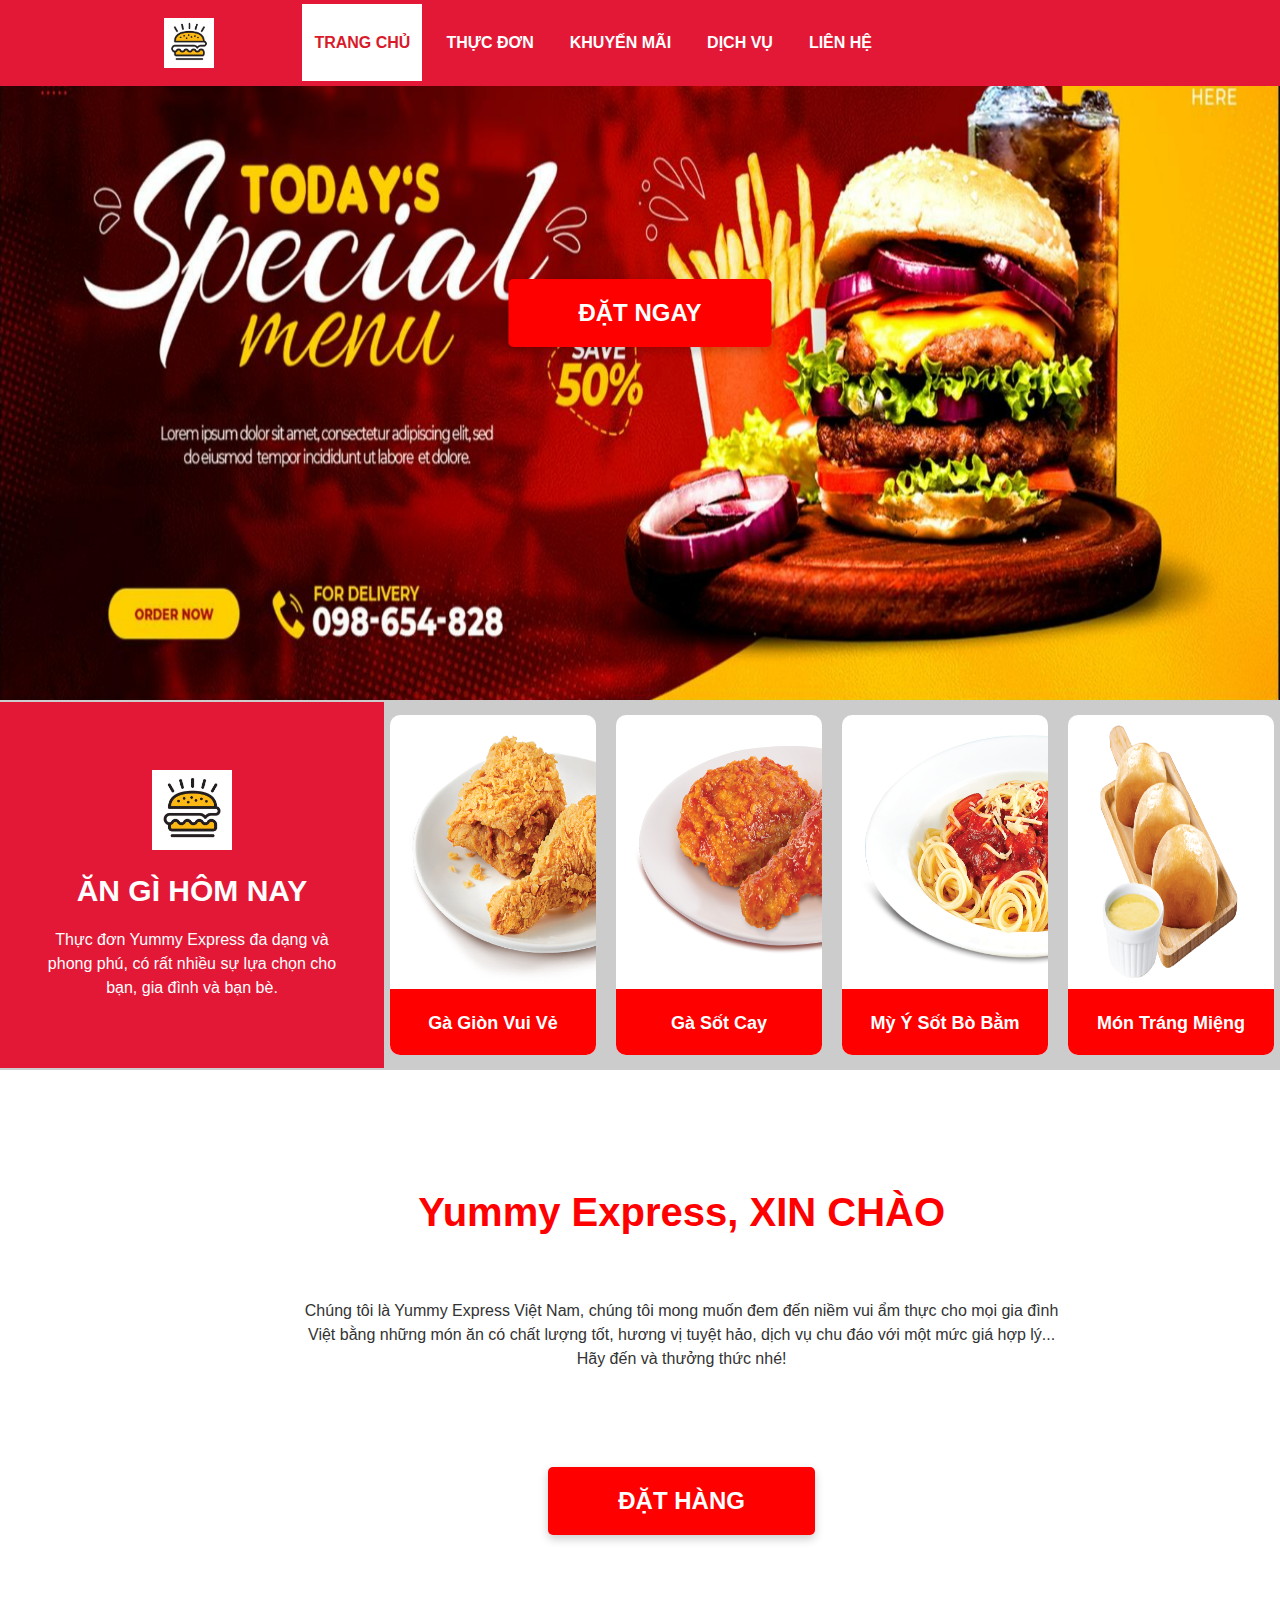
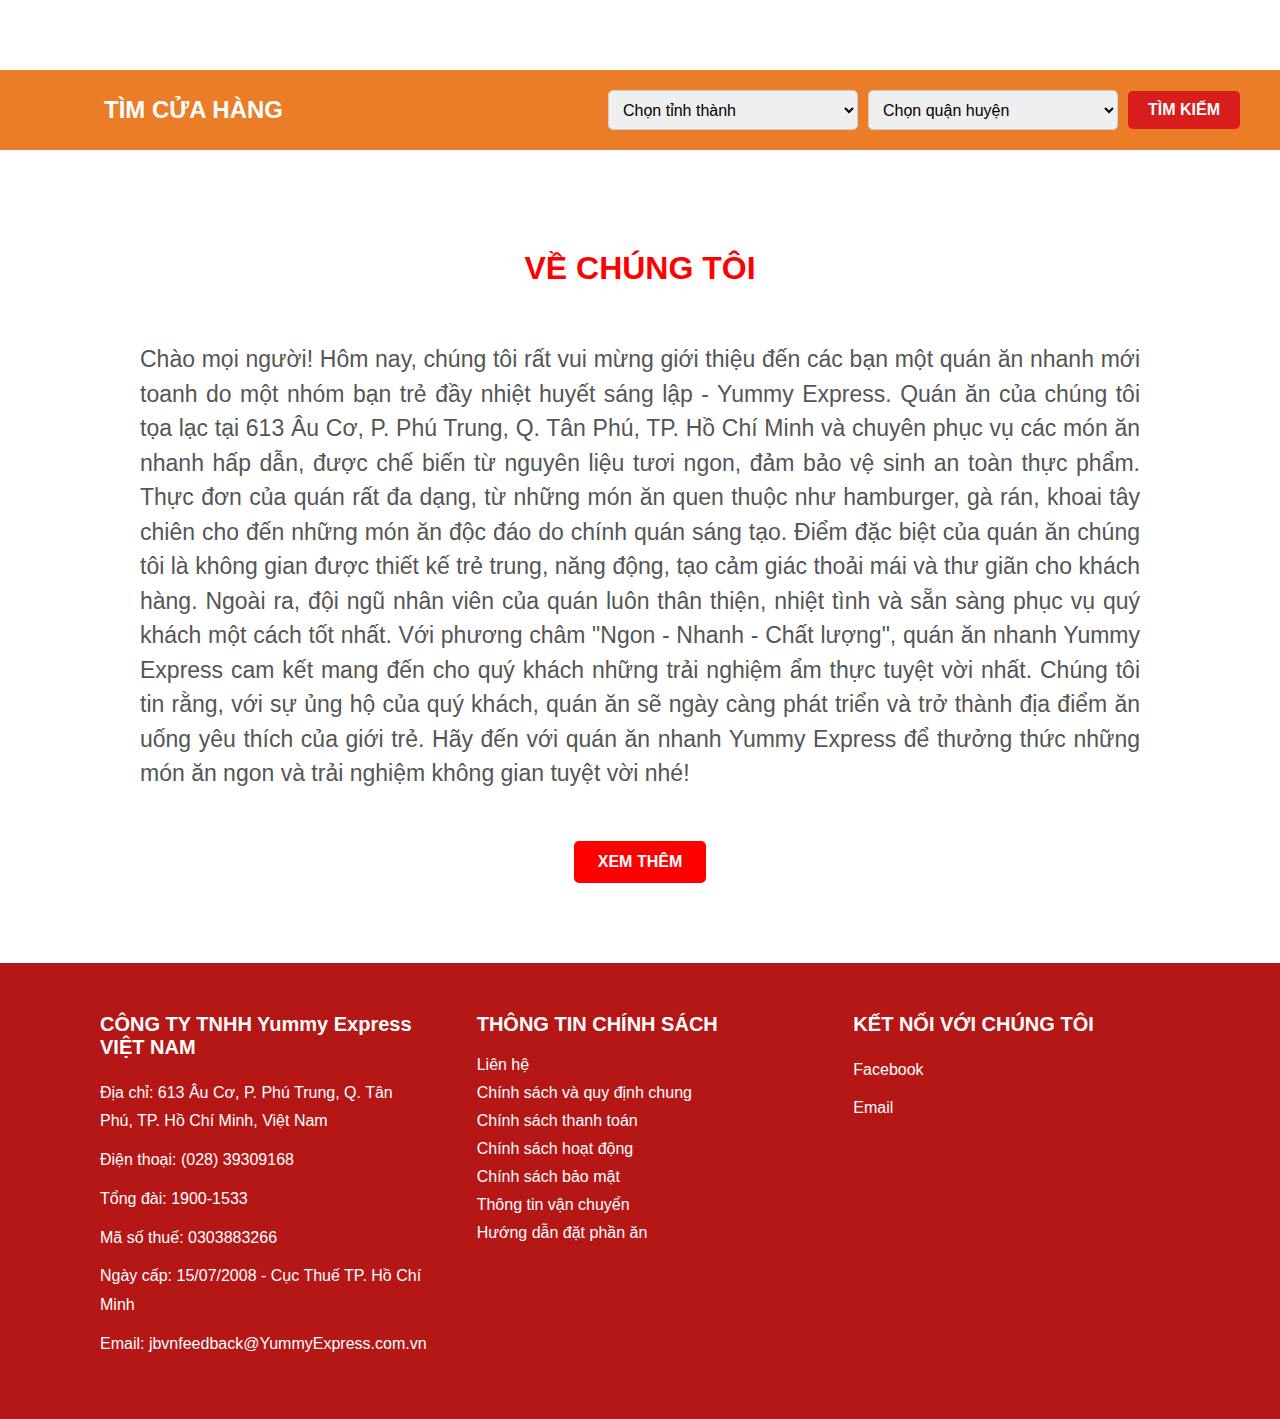
<file: index.html>
<!DOCTYPE html>
<html lang="en">
<head>
    <meta charset="UTF-8">
    <meta name="viewport" content="width=device-width, initial-scale=1.0">
    <title>Web Thức Ăn Nhanh</title>
    <link rel="stylesheet" href="../asset/css/header.css">
    <link rel="stylesheet" href="../asset/css/slider.css">
    <link rel="stylesheet" href="../asset/css/menu.css">
    <link rel="stylesheet" href="../asset/css/content.css">
    <link rel="stylesheet" href="../asset/css/footer.css">
</head>
<body>
    <!-- Header -->
    <div class="header_selections">
        <div class="header_container">
            <img src="../asset/img/logoFastFood.jpg" alt="">
            <ul>
                <li><a href="../index.html" class="active">Trang Chủ</a></li>
                <li><a href="../thucdon.html" class="">THỰC ĐƠN</a></li>
                <li><a href="../khuyenmai.html" class="">Khuyến Mãi</a></li>
                <li><a href="../dichvu.html" class="">Dịch Vụ</a></li>
                <li><a href="../lienhe.html" class="">Liên Hệ</a></li>
            </ul>
        </div>
    </div>

    <!-- Banner Slider -->
    <div class="slider_selections">
        <div class="slider_container">
            <div class="slide active">
                <img src="../asset/img/bannerFastFood1.jpg" alt="">
                <div class="slide-content">
                    <button class="order-btn">ĐẶT NGAY</button>
                </div>
            </div>

            <div class="slide">
                <img src="../asset/img/bannerFastFood2.jpg" alt="">
                <div class="slide-content">
                    <button class="order-btn">ĐẶT NGAY</button>
                </div>
            </div>

            <div class="slide">
                <img src="../asset/img/bannerFastFood3.jpg" alt="">
                <div class="slide-content">
                    <button class="order-btn">ĐẶT NGAY</button>
                </div>
            </div>
        </div>
    </div>

    <!-- Menu -->
    <div class="menu-container">
        <div class="menu-intro">
            <img src="../asset/img/logoFastFood.jpg" class="logo">
            <h2>ĂN GÌ HÔM NAY</h2>
            <p>Thực đơn Yummy Express đa dạng và phong phú, có rất nhiều sự lựa chọn cho bạn, gia đình và bạn bè.</p>
        </div>

        <div class="menu-list">
            <div class="menu-item">
                <img src="../asset/img/menu1.png" alt="Gà Giòn Vui Vẻ">
                <div class="menu-info">Gà Giòn Vui Vẻ</div>
            </div>

            <div class="menu-item">
                <img src="../asset/img/menu2.png" alt="Gà Sốt Cay">
                <div class="menu-info">Gà Sốt Cay</div>
            </div>

            <div class="menu-item">
                <img src="../asset/img/menu3.png" alt="Mỳ Ý Sốt Bò Bằm">
                <div class="menu-info">Mỳ Ý Sốt Bò Bằm</div>
            </div>

            <div class="menu-item">
                <img src="../asset/img/menu4.png" alt="Món Tráng Miệng">
                <div class="menu-info">Món Tráng Miệng</div>
            </div>
        </div>
    </div>


    <div class="content-container">
        <div class="content_info">
            <h2>Yummy Express, XIN CHÀO</h2>
            <p>Chúng tôi là Yummy Express Việt Nam, 
            chúng tôi mong muốn đem đến niềm vui ẩm thực cho mọi gia đình Việt bằng 
            những món ăn có chất lượng tốt, hương vị tuyệt hảo, dịch vụ chu đáo với 
            một mức giá hợp lý... Hãy đến và thưởng thức nhé!</p>
            <button class="order-btn">ĐẶT HÀNG</button>
    </div>

    <div class="store-search-container">
        <h2>TÌM CỬA HÀNG</h2>
        <div class="search-form">
            <select class="select-box">
                <option selected disabled>Chọn tỉnh thành</option>
                <option>Hồ Chí Minh</option>
                <option>Hà Nội</option>
                <option>Đà Nẵng</option>
            </select>

            <select class="select-box">
                <option selected disabled>Chọn quận huyện</option>
                <option>Quận 1</option>
                <option>Quận 3</option>
                <option>Quận 7</option>
            </select>

            <button class="search-btn">TÌM KIẾM</button>
        </div>
    </div>


    <section class="news-section">
        <h2 class="news-title">VỀ CHÚNG TÔI</h2>

        <div class="news-container">

            <div class="news-item">
                <p>Chào mọi người! Hôm nay, chúng tôi rất vui mừng giới thiệu đến các bạn một quán ăn nhanh mới toanh do một nhóm bạn trẻ đầy nhiệt huyết sáng lập - Yummy Express.

                    Quán ăn của chúng tôi tọa lạc tại 613 Âu Cơ, P. Phú Trung, Q. Tân Phú, TP. Hồ Chí Minh và chuyên phục vụ các món ăn nhanh hấp dẫn, được chế biến từ nguyên liệu tươi ngon, đảm bảo vệ sinh an toàn thực phẩm. Thực đơn của quán rất đa dạng, từ những món ăn quen thuộc như hamburger, gà rán, khoai tây chiên cho đến những món ăn độc đáo do chính quán sáng tạo.
                    
                    Điểm đặc biệt của quán ăn chúng tôi là không gian được thiết kế trẻ trung, năng động, tạo cảm giác thoải mái và thư giãn cho khách hàng. Ngoài ra, đội ngũ nhân viên của quán luôn thân thiện, nhiệt tình và sẵn sàng phục vụ quý khách một cách tốt nhất.
                    
                    Với phương châm "Ngon - Nhanh - Chất lượng", quán ăn nhanh Yummy Express cam kết mang đến cho quý khách những trải nghiệm ẩm thực tuyệt vời nhất. Chúng tôi tin rằng, với sự ủng hộ của quý khách, quán ăn sẽ ngày càng phát triển và trở thành địa điểm ăn uống yêu thích của giới trẻ.
                    
                    Hãy đến với quán ăn nhanh Yummy Express để thưởng thức những món ăn ngon và trải nghiệm không gian tuyệt vời nhé!</p>
            </div>
        </div>

        <button class="load-more">XEM THÊM</button>
    </section>


    <footer class="footer-container">
        <div class="footer-content">
            <!-- Cột 1: Thông tin công ty -->
            <div class="footer-column">
                <h3>CÔNG TY TNHH Yummy Express VIỆT NAM</h3>
                <p>Địa chỉ: 613 Âu Cơ, P. Phú Trung, Q. Tân Phú, TP. Hồ Chí Minh, Việt Nam</p>
                <p>Điện thoại: (028) 39309168</p>
                <p>Tổng đài: 1900-1533</p>
                <p>Mã số thuế: 0303883266</p>
                <p>Ngày cấp: 15/07/2008 - Cục Thuế TP. Hồ Chí Minh</p>
                <p>Email: jbvnfeedback@YummyExpress.com.vn</p>
            </div>

            <!-- Cột 2: Liên kết chính sách -->
            <div class="footer-column">
                <h3>THÔNG TIN CHÍNH SÁCH</h3>
                <ul>
                    <li><a href="#">Liên hệ</a></li>
                    <li><a href="#">Chính sách và quy định chung</a></li>
                    <li><a href="#">Chính sách thanh toán</a></li>
                    <li><a href="#">Chính sách hoạt động</a></li>
                    <li><a href="#">Chính sách bảo mật</a></li>
                    <li><a href="#">Thông tin vận chuyển</a></li>
                    <li><a href="#">Hướng dẫn đặt phần ăn</a></li>
                </ul>
            </div>

            <!-- Cột 3: Kết nối mạng xã hội -->
            <div class="footer-column">
                <h3>KẾT NỐI VỚI CHÚNG TÔI</h3>
                <p>Facebook</p>
                <p>Email</p>
            </div>
        </div>
    </footer>
    <script src="../asset/scripts/slider.js"></script>
    <script src="../asset/scripts/header.js"></script>
</body>
</html>
</file>
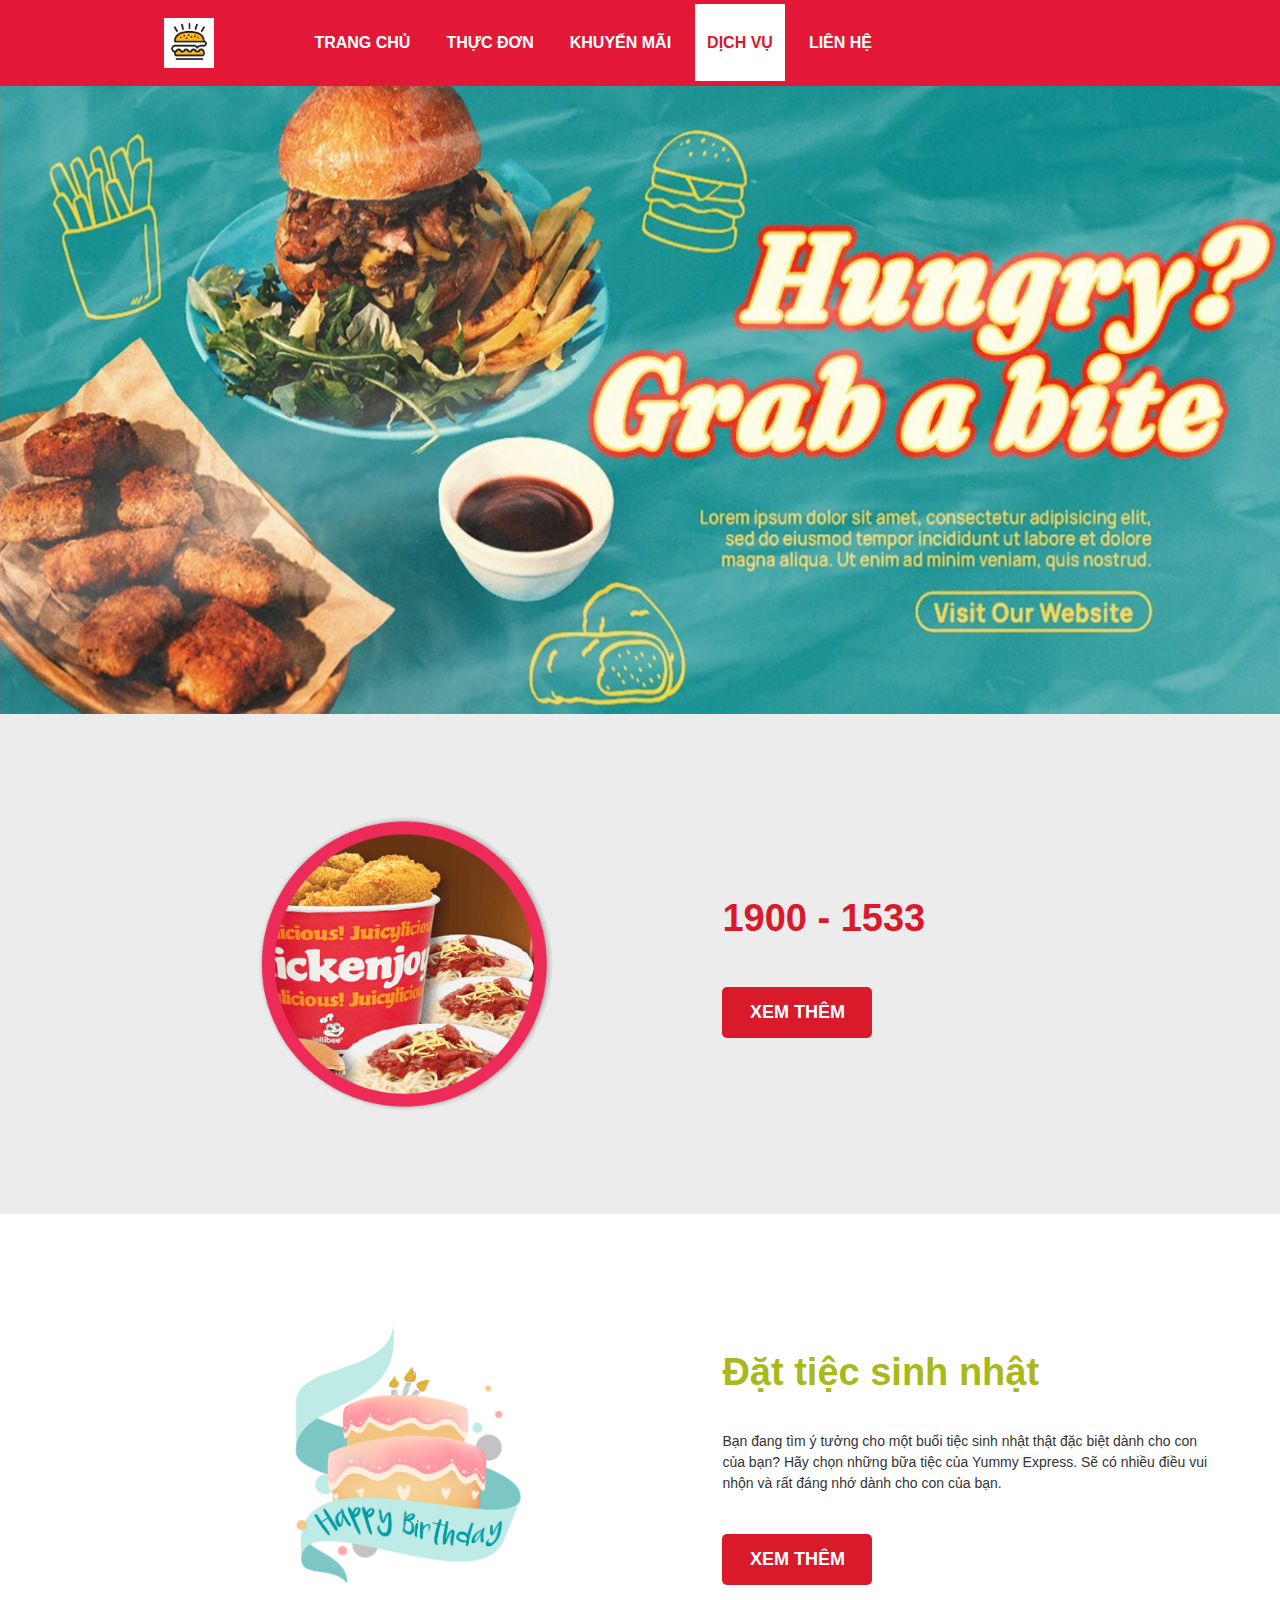
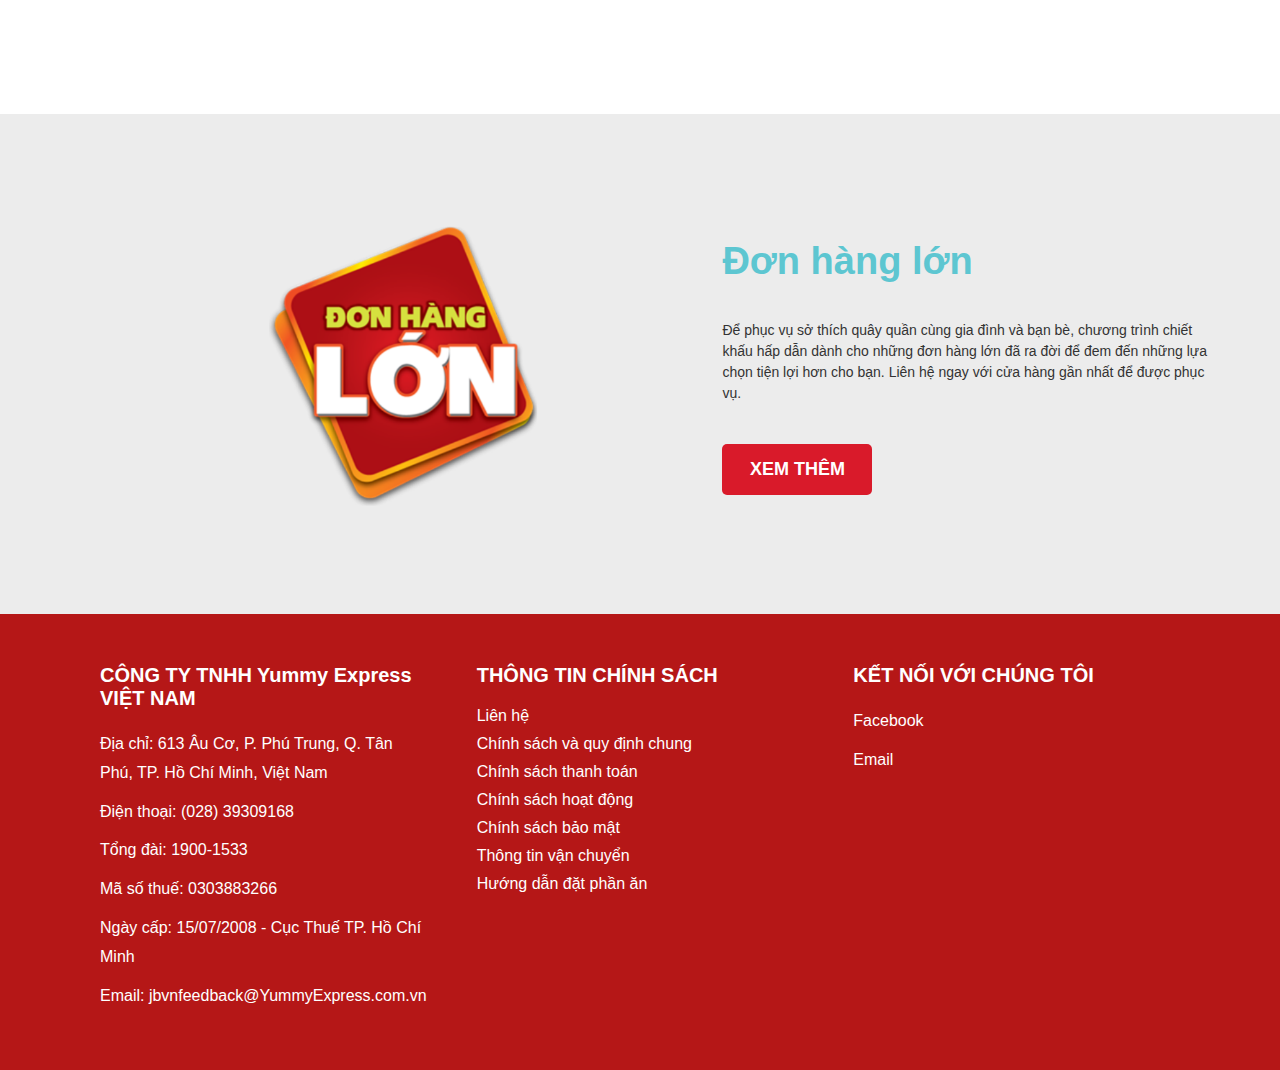
<file: dichvu.html>
<!DOCTYPE html>
<html lang="en">
<head>
    <meta charset="UTF-8">
    <meta name="viewport" content="width=device-width, initial-scale=1.0">
    <title>Web Thức Ăn Nhanh</title>
    <link rel="stylesheet" href="../asset/css/header.css">
    <link rel="stylesheet" href="../asset/css/slider.css">
    <link rel="stylesheet" href="../asset/css/menu.css">
    <link rel="stylesheet" href="../asset/css/content.css">
    <link rel="stylesheet" href="../asset/css/footer.css">
</head>
<body
    <!--  -->
    <div class="header_selections">
        <div class="header_container">
            <img src="../asset/img/logoFastFood.jpg" alt="">
            <ul>
                <li><a href="../index.html" class="active">Trang Chủ</a></li>
                <li><a href="../thucdon.html" class="">THỰC ĐƠN</a></li>
                <li><a href="../khuyenmai.html" class="">Khuyến Mãi</a></li>
                <li><a href="../dichvu.html" class="">Dịch Vụ</a></li>
                <li><a href="../lienhe.html" class="">Liên Hệ</a></li>
            </ul>
        </div>
    </div>

    <div class="slider_selections">
        <div class="slider_container">
            <div class="slide slider_sale slider_dilevety">
                <img src="../asset/img/dilevery1.png" alt="">
            </div>
        </div>
    </div>


    <div class="hotline-section">
        <div class="hotline-list">
            <div class="hotline-container ">
                <img src="../asset/img/hotline1.png" class="hotline-image">
                <div class="hotline-content">
                    <h2 class="hotline-number">1900 - 1533</h2>
                    <button class="btn-red">XEM THÊM</button>
                </div>
            </div>
            <div class="hotline-container hotline-container2">
                <img src="../asset/img/hotline2.jpg"  class="hotline-image">
                <div class="hotline-content">
                    <h2 class="hotline-number" style="color: #A9B91A;">Đặt tiệc sinh nhật</h2>
                    <p class="hotline_des">Bạn đang tìm ý tưởng cho một buổi tiệc sinh nhật thật đặc biệt 
                        dành cho con của bạn? Hãy chọn những bữa tiệc của Yummy Express. Sẽ có nhiều điều vui 
                        nhộn và rất đáng nhớ dành cho con của bạn.</p>
                    <button class="btn-red">XEM THÊM</button>
                </div>
            </div>
            <div class="hotline-container">
                <img src="../asset/img/hotline3.png"  class="hotline-image">
                <div class="hotline-content">
                    <h2 class="hotline-number" style="color: #5DC6D1;">Đơn hàng lớn</h2>
                    <p class="hotline_des">Để phục vụ sở thích quây quần cùng gia đình và bạn bè, chương 
                        trình chiết khấu hấp dẫn dành cho những đơn hàng lớn đã ra đời để đem đến những 
                        lựa chọn tiện lợi hơn cho bạn. Liên hệ ngay với cửa hàng gần nhất để được phục vụ.</p>
                    <button class="btn-red">XEM THÊM</button>
                </div>
            </div>
        </div>
    </div>
    

    <footer class="footer-container">
        <div class="footer-content">
            <div class="footer-column">
                <h3>CÔNG TY TNHH Yummy Express VIỆT NAM</h3>
                <p>Địa chỉ: 613 Âu Cơ, P. Phú Trung, Q. Tân Phú, TP. Hồ Chí Minh, Việt Nam</p>
                <p>Điện thoại: (028) 39309168</p>
                <p>Tổng đài: 1900-1533</p>
                <p>Mã số thuế: 0303883266</p>
                <p>Ngày cấp: 15/07/2008 - Cục Thuế TP. Hồ Chí Minh</p>
                <p>Email: jbvnfeedback@YummyExpress.com.vn</p>
            </div>

            <div class="footer-column">
                <h3>THÔNG TIN CHÍNH SÁCH</h3>
                <ul>
                    <li><a href="#">Liên hệ</a></li>
                    <li><a href="#">Chính sách và quy định chung</a></li>
                    <li><a href="#">Chính sách thanh toán</a></li>
                    <li><a href="#">Chính sách hoạt động</a></li>
                    <li><a href="#">Chính sách bảo mật</a></li>
                    <li><a href="#">Thông tin vận chuyển</a></li>
                    <li><a href="#">Hướng dẫn đặt phần ăn</a></li>
                </ul>
            </div>

            <div class="footer-column">
                <h3>KẾT NỐI VỚI CHÚNG TÔI</h3>
                <p>Facebook</p>
                <p>Email</p>
            </div>
        </div>
    </footer>
    
    <script src="../asset/scripts/header.js"></script>
</body>
</html>
</file>
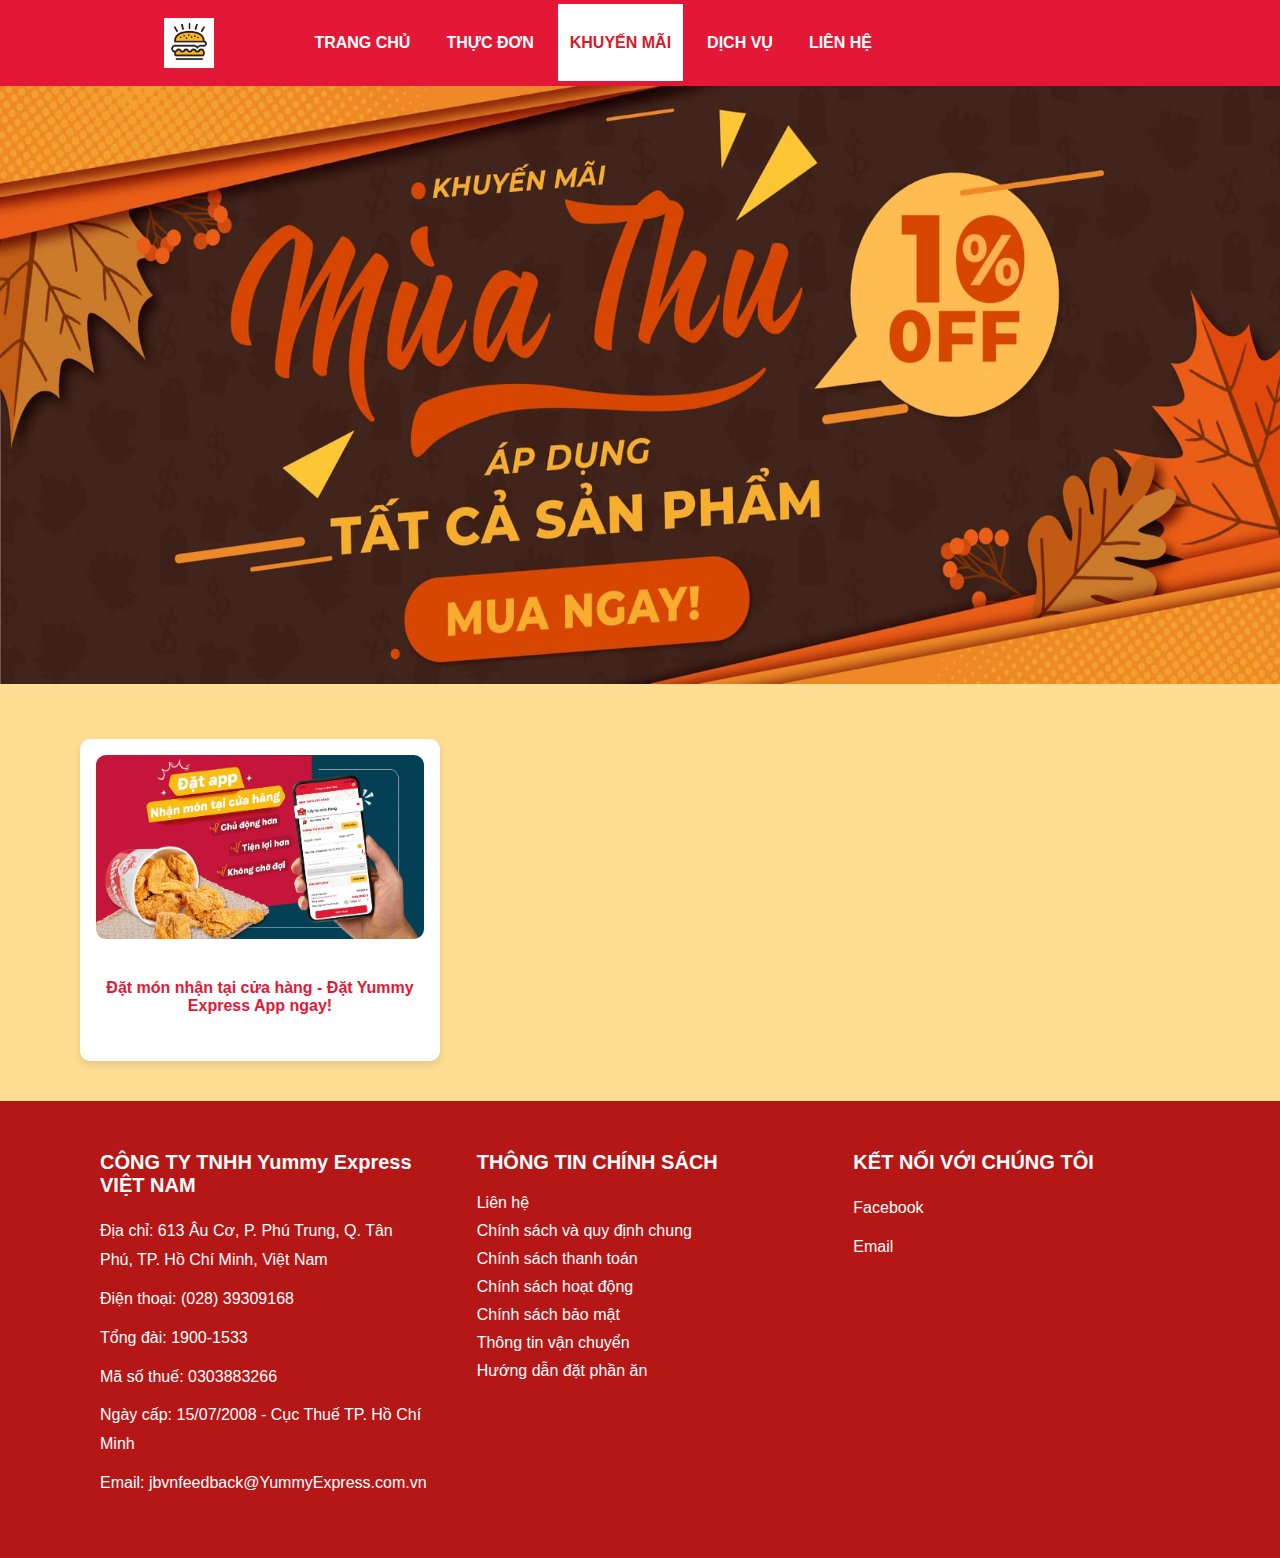
<file: khuyenmai.html>
<!DOCTYPE html>
<html lang="en">
<head>
    <meta charset="UTF-8">
    <meta name="viewport" content="width=device-width, initial-scale=1.0">
    <title>Web Thức Ăn Nhanh</title>
    <link rel="stylesheet" href="../asset/css/header.css">
    <link rel="stylesheet" href="../asset/css/slider.css">
    <link rel="stylesheet" href="../asset/css/menu.css">
    <link rel="stylesheet" href="../asset/css/content.css">
    <link rel="stylesheet" href="../asset/css/footer.css">
</head>
<body
    <!--  -->
    <div class="header_selections">
        <div class="header_container">
            <img src="../asset/img/logoFastFood.jpg" alt="">
            <ul>
                <li><a href="../index.html" class="active">Trang Chủ</a></li>
                <li><a href="../thucdon.html" class="">THỰC ĐƠN</a></li>
                <li><a href="../khuyenmai.html" class="">Khuyến Mãi</a></li>
                <li><a href="../dichvu.html" class="">Dịch Vụ</a></li>
                <li><a href="../lienhe.html" class="">Liên Hệ</a></li>
            </ul>
        </div>
    </div>

    <div class="slider_selections">
        <div class="slider_container">
            <div class="slide slider_sale">
                <img src="../asset/img/bannerkhuyenmai1.jpg" alt="">
            </div>
        </div>
    </div>


    <div class="content_sale_selections">
        <div class="product-container">

            <div class="product product_sale">
                <img src="../asset/img/sale1.png" alt="DEAL CHỜ LƯƠNG, MUA 1 COMBO TẶNG 1 COMBO">
                <p>Đặt món nhận tại cửa hàng - Đặt Yummy Express App ngay!</p>
            </div>
        </div>
    </div>
    

    <footer class="footer-container">
        <div class="footer-content">
            <div class="footer-column">
                <h3>CÔNG TY TNHH Yummy Express VIỆT NAM</h3>
                <p>Địa chỉ: 613 Âu Cơ, P. Phú Trung, Q. Tân Phú, TP. Hồ Chí Minh, Việt Nam</p>
                <p>Điện thoại: (028) 39309168</p>
                <p>Tổng đài: 1900-1533</p>
                <p>Mã số thuế: 0303883266</p>
                <p>Ngày cấp: 15/07/2008 - Cục Thuế TP. Hồ Chí Minh</p>
                <p>Email: jbvnfeedback@YummyExpress.com.vn</p>
            </div>

            <div class="footer-column">
                <h3>THÔNG TIN CHÍNH SÁCH</h3>
                <ul>
                    <li><a href="#">Liên hệ</a></li>
                    <li><a href="#">Chính sách và quy định chung</a></li>
                    <li><a href="#">Chính sách thanh toán</a></li>
                    <li><a href="#">Chính sách hoạt động</a></li>
                    <li><a href="#">Chính sách bảo mật</a></li>
                    <li><a href="#">Thông tin vận chuyển</a></li>
                    <li><a href="#">Hướng dẫn đặt phần ăn</a></li>
                </ul>
            </div>

            <div class="footer-column">
                <h3>KẾT NỐI VỚI CHÚNG TÔI</h3>
                <p>Facebook</p>
                <p>Email</p>
            </div>
        </div>
    </footer>
    
    <script src="../asset/scripts/header.js"></script>
</body>
</html>
</file>
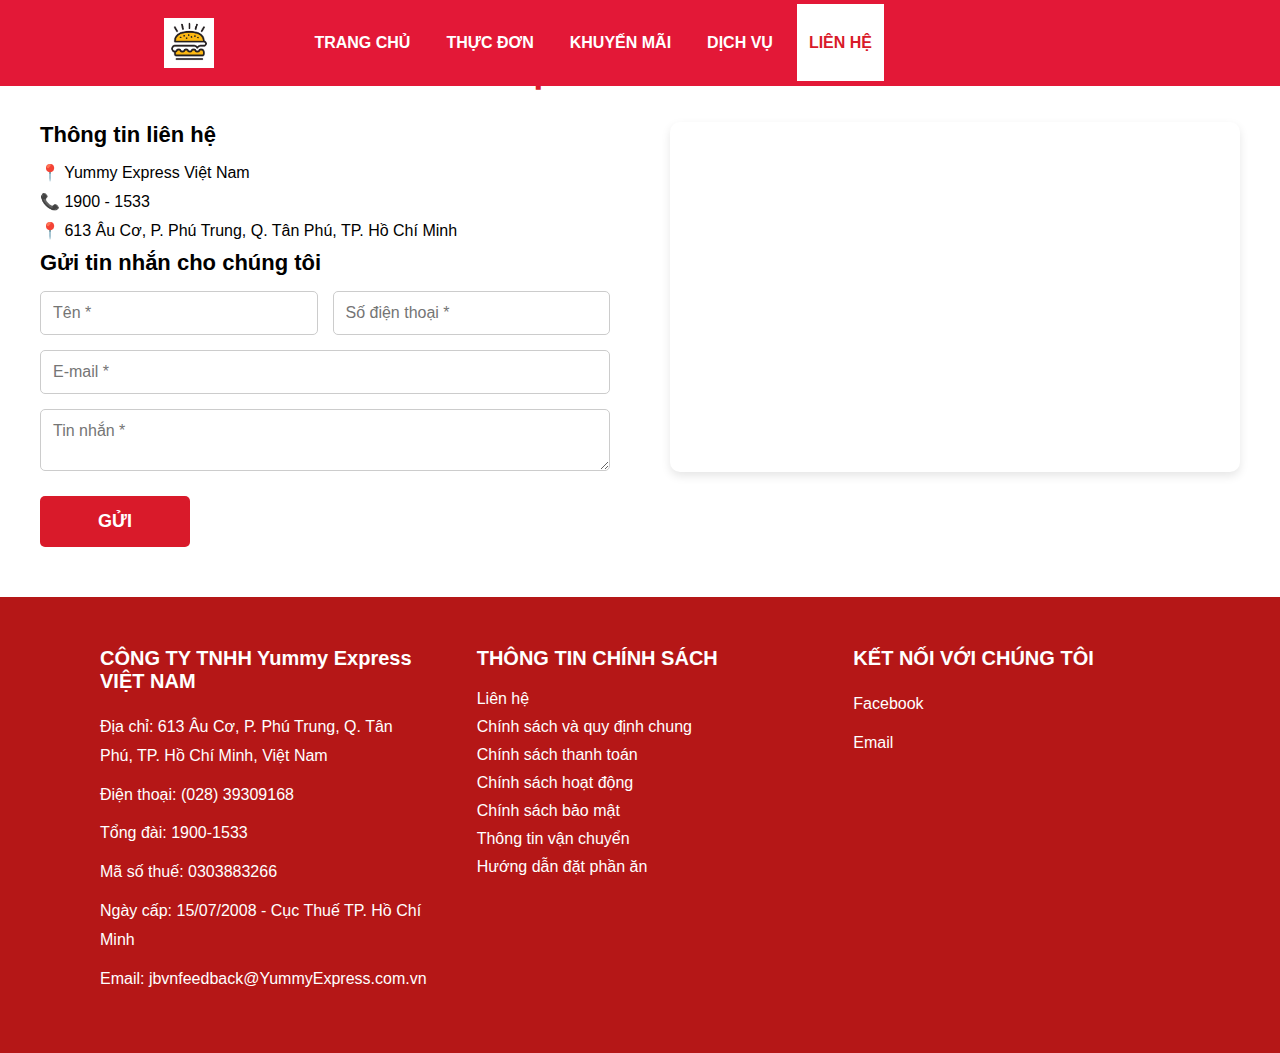
<file: lienhe.html>
<!DOCTYPE html>
<html lang="en">
<head>
    <meta charset="UTF-8">
    <meta name="viewport" content="width=device-width, initial-scale=1.0">
    <title>Web Thức Ăn Nhanh</title>
    <link rel="stylesheet" href="../asset/css/header.css">
    <link rel="stylesheet" href="../asset/css/slider.css">
    <link rel="stylesheet" href="../asset/css/menu.css">
    <link rel="stylesheet" href="../asset/css/content.css">
    <link rel="stylesheet" href="../asset/css/footer.css">
</head>
<body
    <!--  -->
    <div class="header_selections">
        <div class="header_container">
            <img src="../asset/img/logoFastFood.jpg" alt="">
            <ul>
                <li><a href="../index.html" class="active">Trang Chủ</a></li>
                <li><a href="../thucdon.html" class="">THỰC ĐƠN</a></li>
                <li><a href="../khuyenmai.html" class="">Khuyến Mãi</a></li>
                <li><a href="../dichvu.html" class="">Dịch Vụ</a></li>
                <li><a href="../lienhe.html" class="">Liên Hệ</a></li>
            </ul>
        </div>
    </div>

    <section class="contact-section">
        <h2 class="contact-title">LIÊN HỆ Yummy Express</h2>
        <div class="contact-container">
            <div class="contact-info">
                <h3>Thông tin liên hệ</h3>
                <p>📍 Yummy Express Việt Nam</p>
                <p>📞 1900 - 1533</p>
                <p>📍 613 Âu Cơ, P. Phú Trung, Q. Tân Phú, TP. Hồ Chí Minh</p>
                
                <h3>Gửi tin nhắn cho chúng tôi</h3>
                <form class="contact-form">
                    <div class="form-group">
                        <input type="text" placeholder="Tên *" required>
                        <input type="text" placeholder="Số điện thoại *" required>
                    </div>
                    <input type="email" placeholder="E-mail *" required>
                    <textarea placeholder="Tin nhắn *" required></textarea>
                    <button type="submit" class="btn-red">GỬI</button>
                </form>
            </div>
            <div class="contact-map">
                <iframe src="https://www.google.com/maps/embed?..." width="100%" height="300" style="border:0;" allowfullscreen="" loading="lazy"></iframe>
            </div>
        </div>
    </section>

    <footer class="footer-container">
        <div class="footer-content">
            <div class="footer-column">
                <h3>CÔNG TY TNHH Yummy Express VIỆT NAM</h3>
                <p>Địa chỉ: 613 Âu Cơ, P. Phú Trung, Q. Tân Phú, TP. Hồ Chí Minh, Việt Nam</p>
                <p>Điện thoại: (028) 39309168</p>
                <p>Tổng đài: 1900-1533</p>
                <p>Mã số thuế: 0303883266</p>
                <p>Ngày cấp: 15/07/2008 - Cục Thuế TP. Hồ Chí Minh</p>
                <p>Email: jbvnfeedback@YummyExpress.com.vn</p>
            </div>

            <div class="footer-column">
                <h3>THÔNG TIN CHÍNH SÁCH</h3>
                <ul>
                    <li><a href="#">Liên hệ</a></li>
                    <li><a href="#">Chính sách và quy định chung</a></li>
                    <li><a href="#">Chính sách thanh toán</a></li>
                    <li><a href="#">Chính sách hoạt động</a></li>
                    <li><a href="#">Chính sách bảo mật</a></li>
                    <li><a href="#">Thông tin vận chuyển</a></li>
                    <li><a href="#">Hướng dẫn đặt phần ăn</a></li>
                </ul>
            </div>

            <div class="footer-column">
                <h3>KẾT NỐI VỚI CHÚNG TÔI</h3>
                <p>Facebook</p>
                <p>Email</p>
            </div>
        </div>
    </footer>
    
    <script src="../asset/scripts/header.js"></script>
</body>
</html>
</file>
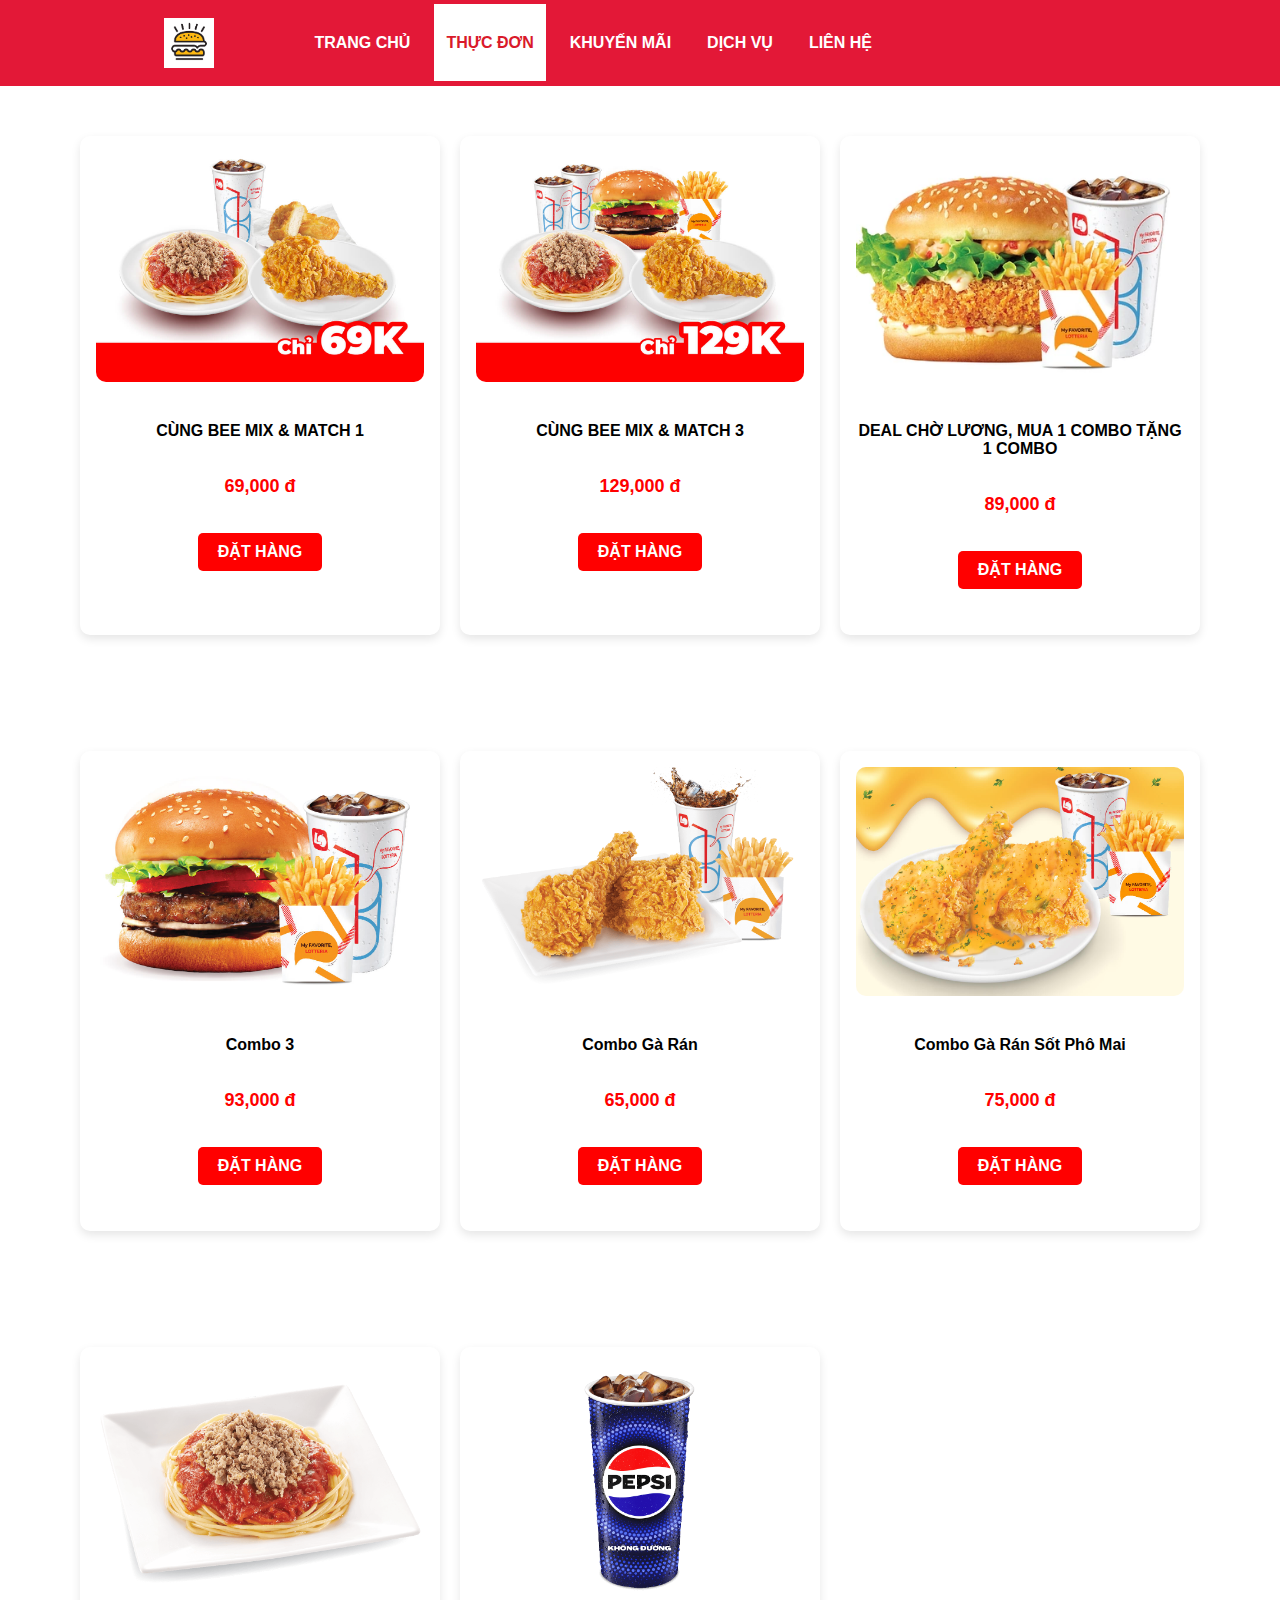
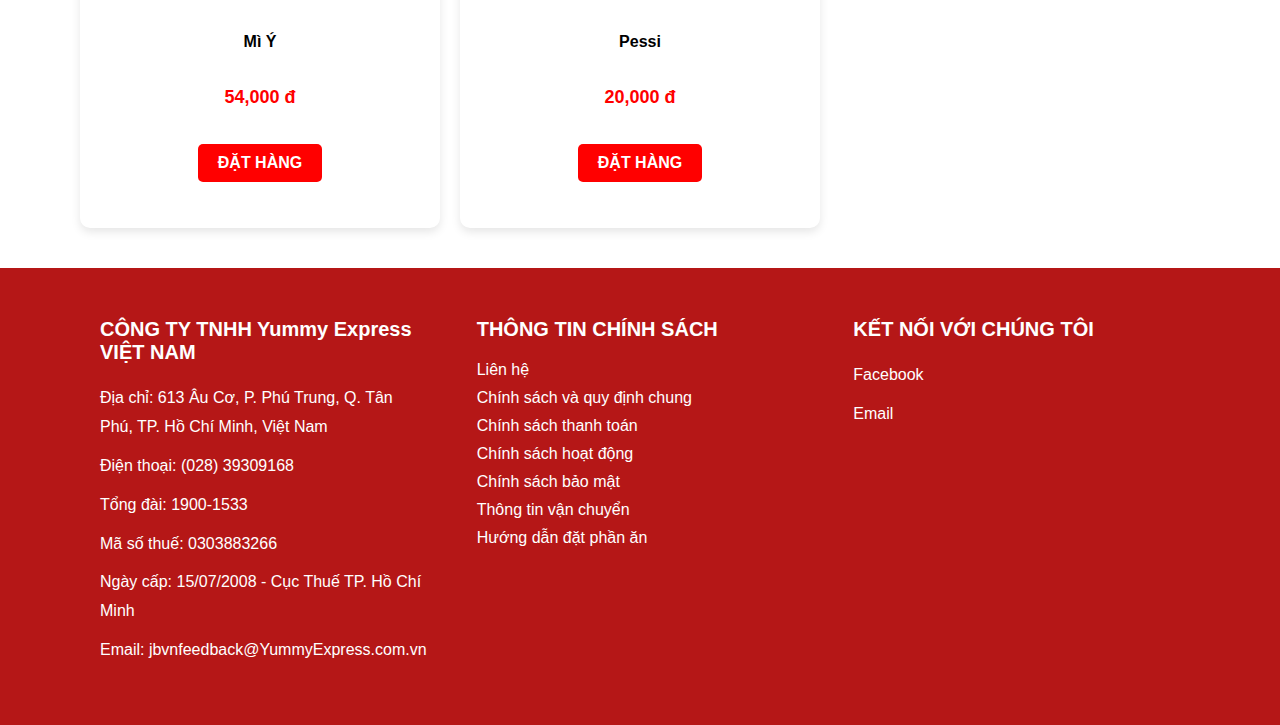
<file: thucdon.html>
<!DOCTYPE html>
<html lang="en">
<head>
    <meta charset="UTF-8">
    <meta name="viewport" content="width=device-width, initial-scale=1.0">
    <title>Thực Đơn</title>
    <link rel="stylesheet" href="../asset/css/header.css">
    <link rel="stylesheet" href="../asset/css/slider.css">
    <link rel="stylesheet" href="../asset/css/menu.css">
    <link rel="stylesheet" href="../asset/css/content.css">
    <link rel="stylesheet" href="../asset/css/footer.css">
</head>
<body>
    <!-- Header -->
    <div class="header_selections">
        <div class="header_container">
            <img src="../asset/img/logoFastFood.jpg" alt="">
            <ul>
                <li><a href="../index.html" class="active">Trang Chủ</a></li>
                <li><a href="../thucdon.html" class="">THỰC ĐƠN</a></li>
                <li><a href="../khuyenmai.html" class="">Khuyến Mãi</a></li>
                <li><a href="../dichvu.html" class="">Dịch Vụ</a></li>
                <li><a href="../lienhe.html" class="">Liên Hệ</a></li>
            </ul>
        </div>
    </div>



    <div class="product-container">
        <div class="product">
            <img src="../asset/img/product1.png" alt="CÙNG BEE MIX & MATCH 1">
            <h3>CÙNG BEE MIX & MATCH 1</h3>
            <p class="price">69,000 đ</p>
            <button class="order-btn-product">ĐẶT HÀNG</button>
        </div>
    
        <div class="product">
            <img src="../asset/img/product2.png" alt="CÙNG BEE MIX & MATCH 3">
            <h3>CÙNG BEE MIX & MATCH 3</h3>
            <p class="price">129,000 đ</p>
            <button class="order-btn-product">ĐẶT HÀNG</button>
        </div>
    
        <div class="product">
            <img src="../asset/img/product3.png" alt="DEAL CHỜ LƯƠNG, MUA 1 COMBO TẶNG 1 COMBO">
            <h3>DEAL CHỜ LƯƠNG, MUA 1 COMBO TẶNG 1 COMBO</h3>
            <p class="price">89,000 đ</p>
            <button class="order-btn-product">ĐẶT HÀNG</button>
        </div>
    
        <div class="product">
            <img src="../asset/img/product4.png" alt="Sản phẩm 4">
            <h3>Combo 3</h3>
            <p class="price">93,000 đ</p>
            <button class="order-btn-product">ĐẶT HÀNG</button>
        </div>
    
        <div class="product">
            <img src="../asset/img/product5.png" alt="Sản phẩm 5">
            <h3>Combo Gà Rán</h3>
            <p class="price">65,000 đ</p>
            <button class="order-btn-product">ĐẶT HÀNG</button>
        </div>
    
        <div class="product">
            <img src="../asset/img/product6.png" alt="Sản phẩm 6">
            <h3>Combo Gà Rán Sốt Phô Mai</h3>
            <p class="price">75,000 đ</p>
            <button class="order-btn-product">ĐẶT HÀNG</button>
        </div>
    
        <div class="product">
            <img src="../asset/img/product7.png" alt="Sản phẩm 7">
            <h3>Mì Ý</h3>
            <p class="price">54,000 đ</p>
            <button class="order-btn-product">ĐẶT HÀNG</button>
        </div>
    
        <div class="product">
            <img src="../asset/img/product8.png" alt="Sản phẩm 8">
            <h3>Pessi</h3>
            <p class="price">20,000 đ</p>
            <button class="order-btn-product">ĐẶT HÀNG</button>
        </div>
    </div>
    


    <footer class="footer-container">
        <div class="footer-content">
            <div class="footer-column">
                <h3>CÔNG TY TNHH Yummy Express VIỆT NAM</h3>
                <p>Địa chỉ: 613 Âu Cơ, P. Phú Trung, Q. Tân Phú, TP. Hồ Chí Minh, Việt Nam</p>
                <p>Điện thoại: (028) 39309168</p>
                <p>Tổng đài: 1900-1533</p>
                <p>Mã số thuế: 0303883266</p>
                <p>Ngày cấp: 15/07/2008 - Cục Thuế TP. Hồ Chí Minh</p>
                <p>Email: jbvnfeedback@YummyExpress.com.vn</p>
            </div>

            <div class="footer-column">
                <h3>THÔNG TIN CHÍNH SÁCH</h3>
                <ul>
                    <li><a href="#">Liên hệ</a></li>
                    <li><a href="#">Chính sách và quy định chung</a></li>
                    <li><a href="#">Chính sách thanh toán</a></li>
                    <li><a href="#">Chính sách hoạt động</a></li>
                    <li><a href="#">Chính sách bảo mật</a></li>
                    <li><a href="#">Thông tin vận chuyển</a></li>
                    <li><a href="#">Hướng dẫn đặt phần ăn</a></li>
                </ul>
            </div>

            <div class="footer-column">
                <h3>KẾT NỐI VỚI CHÚNG TÔI</h3>
                <p>Facebook</p>
                <p>Email</p>
            </div>
        </div>
    </footer>

    <script src="../asset/scripts/header.js"></script>
</body>
</html>
</file>
<file: asset/css/header.css>
*{
    margin: 0;
    padding: 0;
    box-sizing: border-box;
    font-family: Arial, sans-serif;
}

.header_selections{
    background-color: #e31837;
    padding: 18px 0;
    position: fixed;
    width: 100%;
    top: 0;
    left: 0;
    z-index: 1000;
}

.header_container{
    display: flex;
    align-items: center;
    justify-content: space-between;
    margin-left: 84px;
    margin-right: 84px;
    z-index: 9999;
    max-width: 800px;
}

.header_selections img{
    width: 50px;
    margin-left: 10%;
}

.header_container ul{
    display: flex;
    gap: 12px;
    list-style: none;
}

.header_container ul li a{
    text-decoration: none;
    text-transform: uppercase;
    font-size: 16px;
    color: #fff;
    font-weight: 550;
    padding: 30px 12px;
}

ul li a.active{
    background-color: white;
    color: #d91a2a;
    border-radius: 5
}

ul li a:hover {
    background-color: white;
    color: #d91a2a;
    border-radius: 5px;
}
</file>
<file: asset/css/slider.css>
*{
    margin: 0;
    padding: 0;
    box-sizing: border-box;
    font-family: Arial, sans-serif;
}

.slider_selections{
    position: relative;
    width: 100%;
    overflow: hidden
}

.slider_container{
    display: flex;
    transition: transform 0.5s ease-in-out;
}

.slide{
    min-width: 100%;
    position: relative;
}

.slide img{
    width: 100%;
    height: 700px;
    display: block;
}

.slide-content {
    position: absolute;
    top: 50%;
    left: 50%;
    transform: translate(-50%, -50%);
    text-align: center;
    border-radius: 10px;    
}

.order-btn {
    background-color: #ffcc00;
    border: none;
    padding: 16px 106px;
    font-weight: 750;
    font-size: 24px;
    cursor: pointer;
    margin-top: 10px;
    color: #42210b;
    border-radius: 5px;
    transition: 0.3s;
    box-shadow: #000;
}

.order-btn:hover {
    background-color: #ff9900;
    color: #fff;
}


.dots {
    position: absolute;
    bottom: 15px;
    left: 50%;
    transform: translateX(-50%);
    display: flex;
    gap: 8px;
}

.dot {
    width: 10px;
    height: 10px;
    background: white;
    border-radius: 50%;
    cursor: pointer;
    transition: 0.3s;
}

.dot.active {
    background: #ffcc00;
}

.slider_sale{
    margin-top: 84px;
}

.slider_sale img{
    min-width: auto;
    height: 600px;
}

.slider_dilevety img{
    min-width: auto;
    height: 630px;
}
</file>
<file: asset/css/menu.css>
* {
    margin: 0;
    padding: 0;
    box-sizing: border-box;
    font-family: Arial, sans-serif;
}

.menu-container {
    display: flex;
    align-items: center;
    background-color: #ccc;
}

.menu-intro {
    width: 30%;
    background-color: #e31837;
    color: #fff;
    text-align: center;
    padding: 68px 35px;
}

.menu-intro .logo {
    width: 80px;
    margin-bottom: 20px;
}

.menu-intro h2 {
    font-size: 30px;
    margin-bottom: 20px;
}

.menu-intro p {
    font-size: 16px;
    line-height: 1.5;
}

.menu-list {
    display: flex;
    gap: 20px;
    padding: 15px 6px;
    width: 70%;
    justify-content: center;
    
}

/* Mỗi sản phẩm */
.menu-item {
    position: relative;
    width: 300px;
    height: 340px;
    text-align: center;
    border-radius: 10px;
    overflow: hidden;
    background-color: #fff;
    transition: transform 0.3s ease-in-out;
}

/* Hình ảnh sản phẩm */
.menu-item img {
    width: 100%;
    height: 270px;
}

.menu-info {
    background-color: red;
    color: white;
    font-size: 18px;
    font-weight: bold;
    padding: 24px 16px;
    text-align: center;
}

/* Hiệu ứng hover */
.menu-item:hover {
    transform: translateY(-10px);
    background-color: #e6d15d;
}
</file>
<file: asset/css/content.css>
/* Reset CSS */
* {
    margin: 0;
    padding: 0;
    box-sizing: border-box;
    font-family: Arial, sans-serif;
}

/* Container chính */
.content-container {
    width: 100%;
    height: 600px;
    background-size: cover;
    background-position: center;
    align-items: center;
    justify-content: center;
    
}

/* Nội dung chữ */
.content_info {
    margin-left: 22%;
    display: block;
    width: 800px;
    height: 600px;
    padding: 20px;
    border-radius: 10px;
    text-align: center;
    
}

.content_info h2 {
    font-size: 40px;
    font-weight: 700;
    color: red;
    margin-bottom: 64px;
    margin-top: 100px;
}

.content_info p {
    font-size: 16px;
    color: #333;
    line-height: 1.5;
    margin-bottom: 86px;
}

.order-btn {
    background-color: red;
    color: white;
    font-size: 24px;
    font-weight: 750;
    padding: 20px 70px;
    border: none;
    border-radius: 5px;
    cursor: pointer;
    box-shadow: 0 4px 10px rgba(0, 0, 0, 0.2);
    transition: transform 0.2s ease-in-out, box-shadow 0.2s ease-in-out;
    margin-bottom: 84px;
}

.order-btn:hover {
    transform: scale(1.05);
    box-shadow: 0 4px 10px rgba(0, 0, 0, 0.2);
}



/* Container chính */
.store-search-container {
    background-color: #eb7d28; /* Màu cam nền */
    padding: 20px;
    text-align: center;
    display: flex;
    align-items: center;
    justify-content: space-between;
    width: 100%;
}

/* Tiêu đề */
.store-search-container h2 {
    color: white;
    font-size: 24px;
    font-weight: bold;
    margin-left: 84px;
}

/* Form tìm kiếm */
.search-form {
    display: flex;
    align-items: center;
    gap: 10px;
    margin-right: 20px;
}

/* Ô chọn tỉnh/thành & quận/huyện */
.select-box {
    width: 250px;
    height: 40px;
    padding: 5px 10px;
    border-radius: 5px;
    border: 1px solid #ccc;
    font-size: 16px;
    cursor: pointer;
}

/* Nút tìm kiếm */
.search-btn {
    background-color: #d91c1c;
    color: white;
    font-size: 16px;
    font-weight: bold;
    padding: 10px 20px;
    border: none;
    border-radius: 5px;
    cursor: pointer;
    transition: background 0.2s ease-in-out;
}

/* Hiệu ứng hover */
.search-btn:hover {
    background-color: #b51717;
}





.news-section {
    text-align: center;
    padding: 40px 80px;
    background-color: #fff;
}

/* Tiêu đề */
.news-title {
    font-size: 32px;
    font-weight: bold;  
    color: red;
    margin-bottom: 50px;
    margin-top: 60px;
}

/* Container chứa danh sách tin */
.news-container {
    width: 100%;
    display: flex;
    align-items: center;
    justify-content: center;
}

/* Mỗi tin tức */
.news-item {
    max-width: 1000px;
}

/* Đoạn mô tả tin */
.news-item p {
    font-size: 23px;
    color: #555;
    margin-top: 5px;
    line-height: 1.5;
    text-align: justify;
}

/* Nút XEM THÊM */
.load-more {
    background-color: red;
    color: white;
    font-size: 16px;
    font-weight: bold;
    padding: 12px 24px;
    border: none;
    border-radius: 5px;
    cursor: pointer;
    margin-top: 50px;
    margin-bottom: 40px;
    transition :transform 0.2s ease-in-out, box-shadow 0.2s ease-in-out;
}

/* Hiệu ứng hover */
.load-more:hover {
    transform: scale(1.05);
    box-shadow: 0 4px 10px rgba(0, 0, 0, 0.2);
}





/* Container chứa toàn bộ sản phẩm */
.product-container {
    display: grid;
    grid-template-columns: repeat(3, 1fr); /* 3 cột */
    gap: 20px; /* Khoảng cách giữa các sản phẩm */
    padding: 40px;
    max-width: 1200px;
    margin: auto;
    
}

/* Box sản phẩm */
.product {
    margin-top: 96px;
    background: #fff;
    border-radius: 10px;
    text-align: center;
    padding: 16px;
    box-shadow: 0px 4px 10px rgba(0, 0, 0, 0.1);
    transition: transform 0.2s ease-in-out;
}

/* Khi hover vào sản phẩm */
.product:hover {
    transform: scale(1.05);
}

/* Ảnh sản phẩm */
.product img {
    width: 100%;
    height: auto;
    object-fit: cover;
    border-radius: 10px;
    margin-bottom: 36px;
}

/* Tên sản phẩm */
.product h3 {
    font-size: 16px;
    font-weight: bold;
    margin-bottom: 36px;
}

/* Giá tiền */
.price {
    font-size: 18px;
    font-weight: bold;
    color: red;
    margin: 5px 0;
    margin-bottom: 36px;
}

/* Nút đặt hàng */
.order-btn-product {
    background-color: red;
    color: white;
    font-size: 16px;
    font-weight: bold;
    padding: 10px 20px;
    border: none;
    border-radius: 5px;
    cursor: pointer;
    transition: background 0.2s ease-in-out;
    margin-bottom: 30px;
}

/* Hover nút */
.order-btn:hover {
    background-color: #b51717;
}


.product_sale{
    margin-top: 15px;
}

.content_sale_selections{
    background-color: #FFDE94;
}

.product_sale p{
    font-weight: bold;
    color: #E31837;
    margin-bottom: 30px;
}






.hotline-section {
    display: flex;
    flex-direction: column;
    align-items: center;
    
}

.hotline-list {
    display: flex;
    flex-direction: column;
    width: 100%;
}

.hotline-container {
    display: flex;
    align-items: center;
    height: 500px;
    background-color: #ececec;
}

.hotline-container2 {
    background-color: #fff;
}


.hotline-image {
    width: 300px;
    height: 300px;
    margin-left: 20%;
}

.hotline-content {
    margin-left: 13%;
    line-height: 1.5;
    font-size: 14px;
    color: #333333;
}

.hotline-number {
    color: #d91a2a;
    font-size: 38px;
    font-weight: bold;
    margin-bottom: 30px;
}

.hotline_des{
    max-width: 500px;
    margin-bottom: 30px;
}


.btn-red {
    background-color: #d91a2a;
    color: white;
    border: none;
    padding: 12px 20px;
    font-size: 16px;
    cursor: pointer;
    border-radius: 5px;
    transition: 0.3s;
}

.btn-red:hover {
    background-color: #a9141e;
}


/* Container chính */
.contact-section {
    padding: 50px 20px;
    background-color: white;
    text-align: center;
}

.contact-title {
    color: #d91a2a;
    font-size: 36px;
    font-weight: bold;
    margin-bottom: 30px;
    text-transform: uppercase;
}

.contact-container {
    display: flex;
    justify-content: space-between;
    align-items: flex-start;
    max-width: 1200px;
    margin: 0 auto;
    gap: 60px;
}

.contact-info {
    flex: 1;
    text-align: left;
}

.contact-info h3 {
    font-size: 22px;
    font-weight: bold;
    margin-bottom: 15px;
}

.contact-info p {
    font-size: 16px;
    margin-bottom: 10px;
    display: flex;
    align-items: center;
    gap: 10px;
}

.contact-form {
    display: flex;
    flex-direction: column;
    gap: 15px;
}

.form-group {
    display: flex;
    gap: 15px;
}

input, textarea {
    width: 100%;
    padding: 12px;
    border: 1px solid #ccc;
    border-radius: 5px;
    font-size: 16px;
}

.btn-red {
    background-color: #d91a2a;
    color: white;
    border: none;
    padding: 15px;
    font-size: 18px;
    cursor: pointer;
    border-radius: 5px;
    transition: 0.3s;
    width: 150px;
    margin-top: 10px;
    font-weight: bold;
}

.btn-red:hover {
    background-color: #a9141e;
}

.contact-map {
    flex: 1;
}

.contact-map iframe {
    width: 100%;
    height: 350px;
    border-radius: 10px;
    box-shadow: 0px 4px 10px rgba(0, 0, 0, 0.1);
}
</file>
<file: asset/css/footer.css>
/* Reset CSS */
* {
    margin: 0;
    padding: 0;
    box-sizing: border-box;
    font-family: Arial, sans-serif;
}

/* Footer */
.footer-container {
    background-color: #b51717;
    color: white;
    padding: 50px 100px; /* Tăng padding cho rộng rãi */
}

/* Bố cục 3 cột */
.footer-content {
    display: flex;
    justify-content: space-between;
    gap: 50px;
    max-width: 1200px;
    margin: 0 auto;
}

/* Mỗi cột */
.footer-column {
    width: 33%;
}

/* Tiêu đề */
.footer-column h3 {
    font-size: 20px;
    font-weight: bold;
    margin-bottom: 20px;
}

/* Nội dung văn bản */
.footer-column p {
    font-size: 16px;
    line-height: 1.8;
    margin-bottom: 10px;
}

/* Danh sách liên kết */
.footer-column ul {
    list-style: none;
    padding: 0;
}

.footer-column ul li {
    margin-bottom: 10px; /* Dãn dòng hơn */
}

.footer-column ul li a {
    color: white;
    text-decoration: none;
    font-size: 16px;
    transition: color 0.2s ease-in-out;
}

.footer-column ul li a:hover {
    text-decoration: underline;
    color: #ffcccb; /* Đổi màu nhạt hơn khi hover */
}

/* Mạng xã hội */
.footer-column .social p {
    font-size: 16px;
    font-weight: bold;
}
</file>
